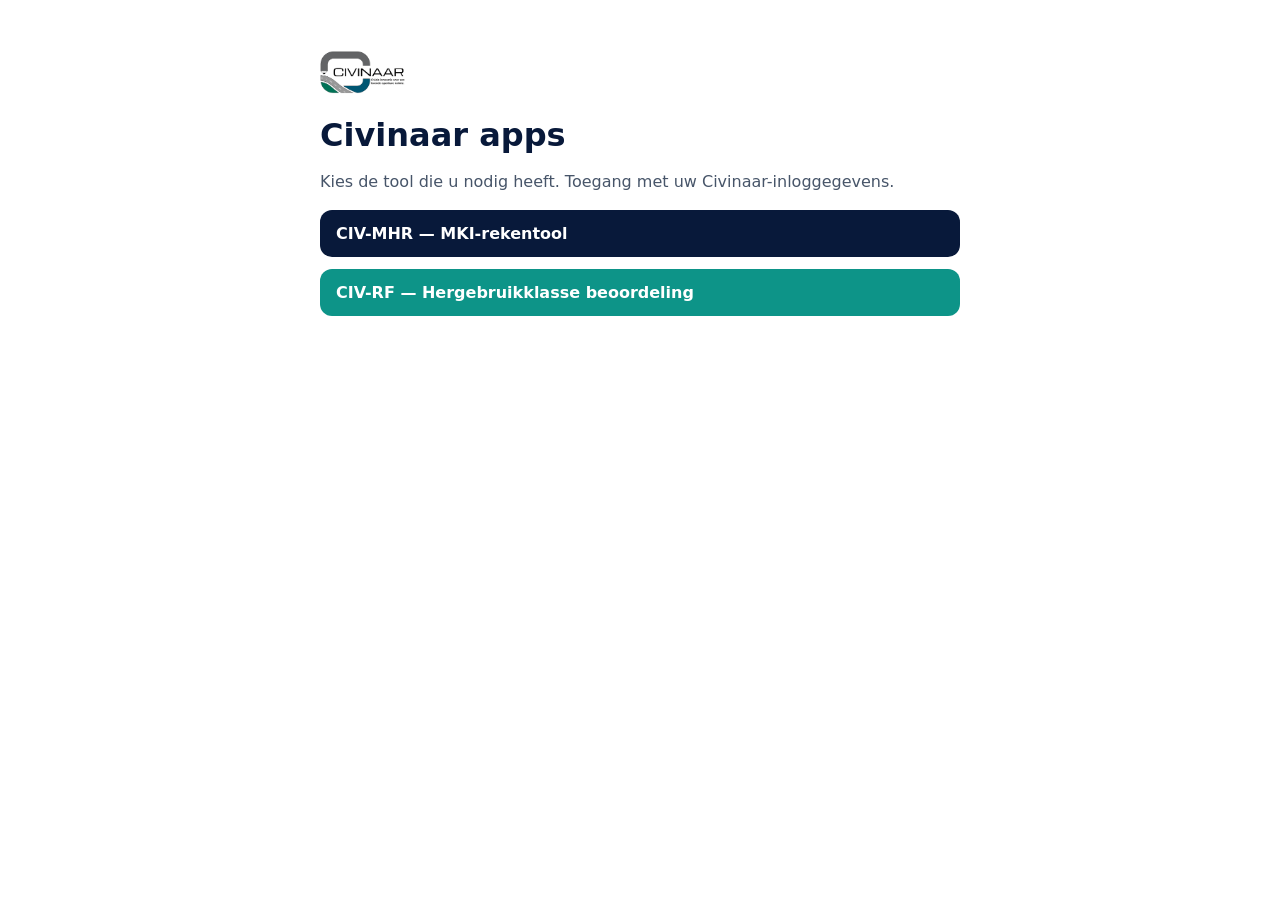
<file: index.html>
<!DOCTYPE html>
<html lang="nl">
<head>
  <meta charset="UTF-8"/>
  <meta name="viewport" content="width=device-width, initial-scale=1"/>
  <title>Civinaar — CIV-MHR &amp; CIV-RF</title>
  <style>
    body{font-family:Segoe UI,system-ui,sans-serif;max-width:640px;margin:48px auto;padding:0 20px;color:#0f172a}
    img{height:48px}
    a{display:block;margin:12px 0;padding:14px 16px;border-radius:12px;background:#08193A;color:#fff;text-decoration:none;font-weight:700}
    a.secondary{background:#0d9488}
    p{color:#475569;line-height:1.5}
  </style>
</head>
<body>
  <img src="civinaar-logo.png" alt="Civinaar"/>
  <h1 style="margin:16px 0 8px;color:#08193A">Civinaar apps</h1>
  <p>Kies de tool die u nodig heeft. Toegang met uw Civinaar-inloggegevens.</p>
  <a href="app-2026112308/">CIV-MHR — MKI-rekentool</a>
  <a class="secondary" href="civ-rf-web/">CIV-RF — Hergebruikklasse beoordeling</a>
</body>
</html>
</file>
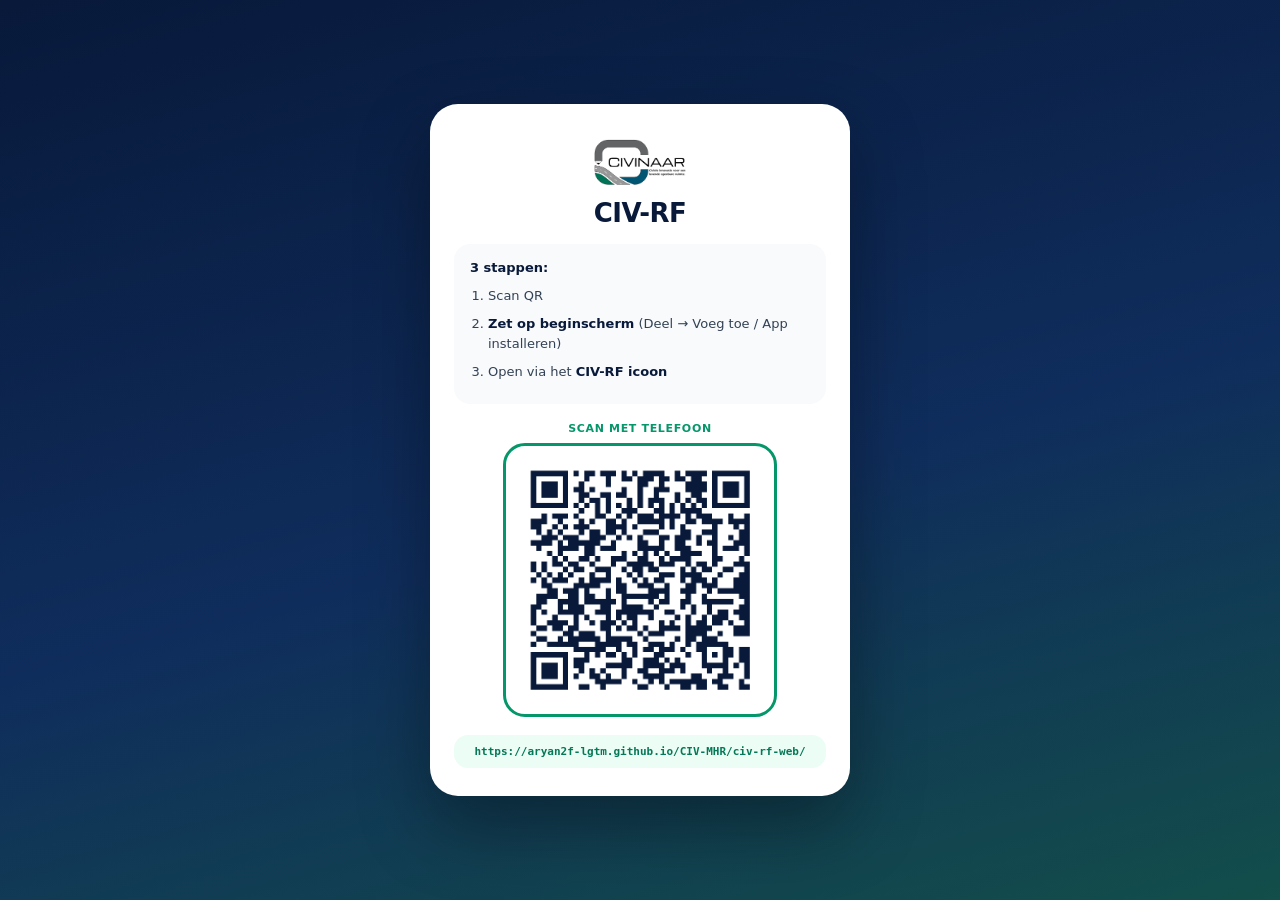
<file: CIV-RF MOBIEL QR.html>
<!DOCTYPE html>
<html lang="nl">
<head>
  <meta charset="UTF-8" />
  <meta name="viewport" content="width=device-width, initial-scale=1" />
  <title>CIV-RF — Mobiel installeren</title>
  <style>
    * { box-sizing: border-box; margin: 0; padding: 0; }
    body {
      font-family: "Segoe UI", -apple-system, system-ui, sans-serif;
      min-height: 100vh;
      background: linear-gradient(165deg, #08193A 0%, #0f2d5c 55%, #134e4a 100%);
      display: flex; align-items: center; justify-content: center;
      padding: 24px;
    }
    .card {
      max-width: 420px; width: 100%;
      background: #fff; border-radius: 28px;
      padding: 32px 24px 28px; text-align: center;
      box-shadow: 0 30px 70px rgba(0,0,0,0.35);
    }
    .brand { display: flex; flex-direction: column; align-items: center; gap: 10px; margin-bottom: 16px; }
    .brand img { height: 52px; width: auto; }
    .brand h1 { font-size: 26px; font-weight: 800; color: #08193A; letter-spacing: -0.02em; }
    .steps {
      text-align: left; font-size: 13px; color: #334155; line-height: 1.55;
      background: #f8fafc; border-radius: 16px; padding: 14px 16px; margin-bottom: 18px;
    }
    .steps ol { padding-left: 18px; }
    .steps li { margin: 8px 0; }
    .steps strong { color: #08193A; }
    .qr-wrap {
      border: 3px solid #059669; border-radius: 22px;
      padding: 14px; display: inline-block; margin-bottom: 14px; background: #fff;
    }
    .qr-wrap img { width: 240px; height: 240px; display: block; }
    .scan { font-size: 11px; font-weight: 700; color: #059669; margin-bottom: 8px; text-transform: uppercase; letter-spacing: 0.06em; }
    .url {
      font-family: ui-monospace, monospace; font-size: 11px; font-weight: 600;
      color: #047857; background: #ecfdf5;
      padding: 10px 12px; border-radius: 14px; word-break: break-all;
    }
    .link-btn {
      display: block; margin-top: 12px;
      font-size: 14px; font-weight: 700; color: #fff;
      background: linear-gradient(135deg, #059669, #0d9488);
      padding: 14px 20px; border-radius: 14px; text-decoration: none;
    }
  </style>
</head>
<body>
  <div class="card">
    
    <div class="brand">
      <img src="[data-uri]" alt="Civinaar" />
      <h1>CIV-RF</h1>
    </div>
    
    <div class="steps">
      <strong>3 stappen:</strong>
      <ol>
        <li>Scan QR</li>
        <li><strong>Zet op beginscherm</strong> (Deel → Voeg toe / App installeren)</li>
        <li>Open via het <strong>CIV-RF icoon</strong></li>
      </ol>
    </div>
    <div class="scan">Scan met telefoon</div>
    <div class="qr-wrap">
      <img src="[data-uri]" alt="QR-code CIV-RF" width="240" height="240" />
    </div>
    <div class="url">https://aryan2f-lgtm.github.io/CIV-MHR/civ-rf-web/</div>
  </div>
</body>
</html>
</file>
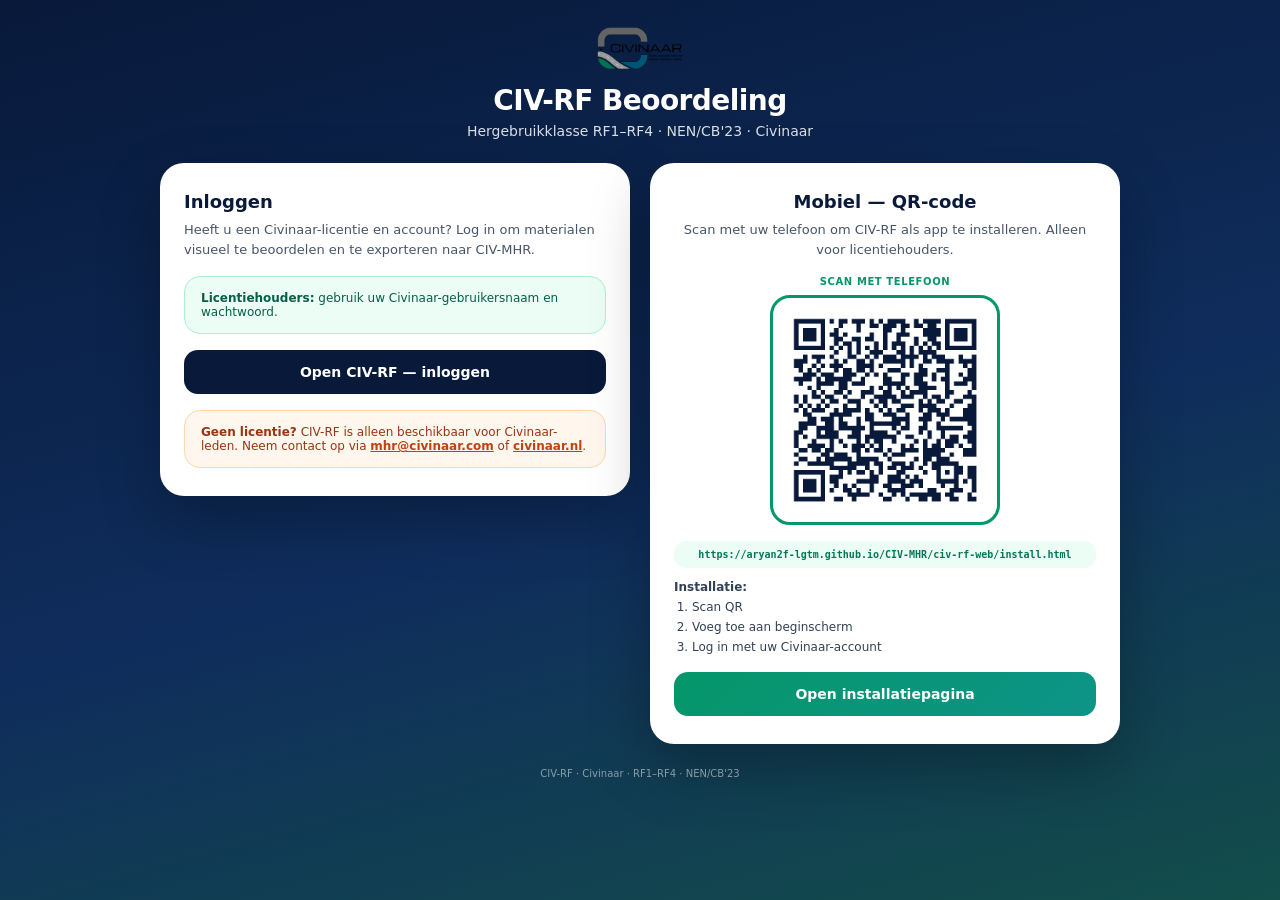
<file: CIV-RF.html>
<!DOCTYPE html>
<html lang="nl">
<head>
  <meta charset="UTF-8" />
  <meta name="viewport" content="width=device-width, initial-scale=1" />
  <title>CIV-RF — Inloggen &amp; mobiel</title>
  <style>
    * { box-sizing: border-box; margin: 0; padding: 0; }
    body {
      font-family: "Segoe UI", -apple-system, system-ui, sans-serif;
      min-height: 100vh;
      background: linear-gradient(165deg, #08193A 0%, #0f2d5c 55%, #134e4a 100%);
      padding: 24px 16px 32px;
    }
    .wrap { max-width: 960px; margin: 0 auto; }
    .brand { text-align: center; color: #fff; margin-bottom: 24px; }
    .brand img { height: 48px; margin-bottom: 8px; }
    .brand h1 { font-size: 28px; font-weight: 800; letter-spacing: -0.02em; }
    .brand p { font-size: 14px; opacity: 0.85; margin-top: 6px; }
    .grid {
      display: grid; gap: 20px;
      grid-template-columns: 1fr;
    }
    @media (min-width: 768px) {
      .grid { grid-template-columns: 1fr 1fr; align-items: start; }
    }
    .panel {
      background: #fff; border-radius: 24px; padding: 28px 24px;
      box-shadow: 0 24px 60px rgba(0,0,0,0.28);
    }
    .panel h2 { font-size: 18px; font-weight: 800; color: #08193A; margin-bottom: 8px; }
    .panel p { font-size: 13px; color: #475569; line-height: 1.55; margin-bottom: 16px; }
    .btn {
      display: inline-block; font-size: 14px; font-weight: 700; color: #fff;
      background: #08193A; padding: 14px 22px; border-radius: 14px;
      text-decoration: none; width: 100%; text-align: center;
    }
    .btn:hover { background: #0f2d5c; }
    .btn-green {
      background: linear-gradient(135deg, #059669, #0d9488);
      margin-top: 12px;
    }
    .license-ok {
      background: #ecfdf5; border: 1px solid #a7f3d0; border-radius: 16px;
      padding: 14px 16px; font-size: 12px; color: #065f46; margin-bottom: 16px;
    }
    .license-no {
      background: #fff7ed; border: 1px solid #fed7aa; border-radius: 16px;
      padding: 14px 16px; font-size: 12px; color: #9a3412; margin-top: 16px;
    }
    .license-no a { color: #c2410c; font-weight: 700; }
    .qr-wrap {
      border: 3px solid #059669; border-radius: 20px;
      padding: 12px; display: inline-block; margin: 8px 0 12px; background: #fff;
    }
    .qr-wrap img { width: 200px; height: 200px; display: block; }
    .scan { font-size: 10px; font-weight: 700; color: #059669; text-transform: uppercase; letter-spacing: 0.06em; }
    .url {
      font-family: ui-monospace, monospace; font-size: 10px; font-weight: 600;
      color: #047857; background: #ecfdf5; padding: 8px 10px; border-radius: 12px;
      word-break: break-all;
    }
    .steps { font-size: 12px; color: #334155; text-align: left; margin-top: 12px; }
    .steps ol { padding-left: 18px; }
    .steps li { margin: 6px 0; }
    footer { text-align: center; font-size: 10px; color: rgba(255,255,255,0.5); margin-top: 24px; }
  </style>
</head>
<body>
  <div class="wrap">
    <div class="brand">
      <img src="[data-uri]" alt="Civinaar" />
      <h1>CIV-RF Beoordeling</h1>
      <p>Hergebruikklasse RF1–RF4 · NEN/CB'23 · Civinaar</p>
    </div>
    <div class="grid">
      <div class="panel">
        <h2>Inloggen</h2>
        <p>Heeft u een Civinaar-licentie en account? Log in om materialen visueel te beoordelen en te exporteren naar CIV-MHR.</p>
        <div class="license-ok">
          <strong>Licentiehouders:</strong> gebruik uw Civinaar-gebruikersnaam en wachtwoord.
        </div>
        <a class="btn" href="https://aryan2f-lgtm.github.io/CIV-MHR/civ-rf-web/">Open CIV-RF — inloggen</a>
        <div class="license-no">
          <strong>Geen licentie?</strong> CIV-RF is alleen beschikbaar voor Civinaar-leden.
          Neem contact op via <a href="mailto:mhr@civinaar.com">mhr@civinaar.com</a> of
          <a href="https://www.civinaar.nl" target="_blank" rel="noopener">civinaar.nl</a>.
        </div>
      </div>
      <div class="panel" style="text-align:center">
        <h2>Mobiel — QR-code</h2>
        <p>Scan met uw telefoon om CIV-RF als app te installeren. Alleen voor licentiehouders.</p>
        <div class="scan">Scan met telefoon</div>
        <div class="qr-wrap">
          <img src="[data-uri]" alt="QR-code CIV-RF mobiel" width="200" height="200" />
        </div>
        <div class="url">https://aryan2f-lgtm.github.io/CIV-MHR/civ-rf-web/install.html</div>
        <div class="steps">
          <strong>Installatie:</strong>
          <ol>
            <li>Scan QR</li>
            <li>Voeg toe aan beginscherm</li>
            <li>Log in met uw Civinaar-account</li>
          </ol>
        </div>
        <a class="btn btn-green" href="https://aryan2f-lgtm.github.io/CIV-MHR/civ-rf-web/install.html">Open installatiepagina</a>
      </div>
    </div>
    <footer>CIV-RF · Civinaar · RF1–RF4 · NEN/CB'23</footer>
  </div>
</body>
</html>
</file>
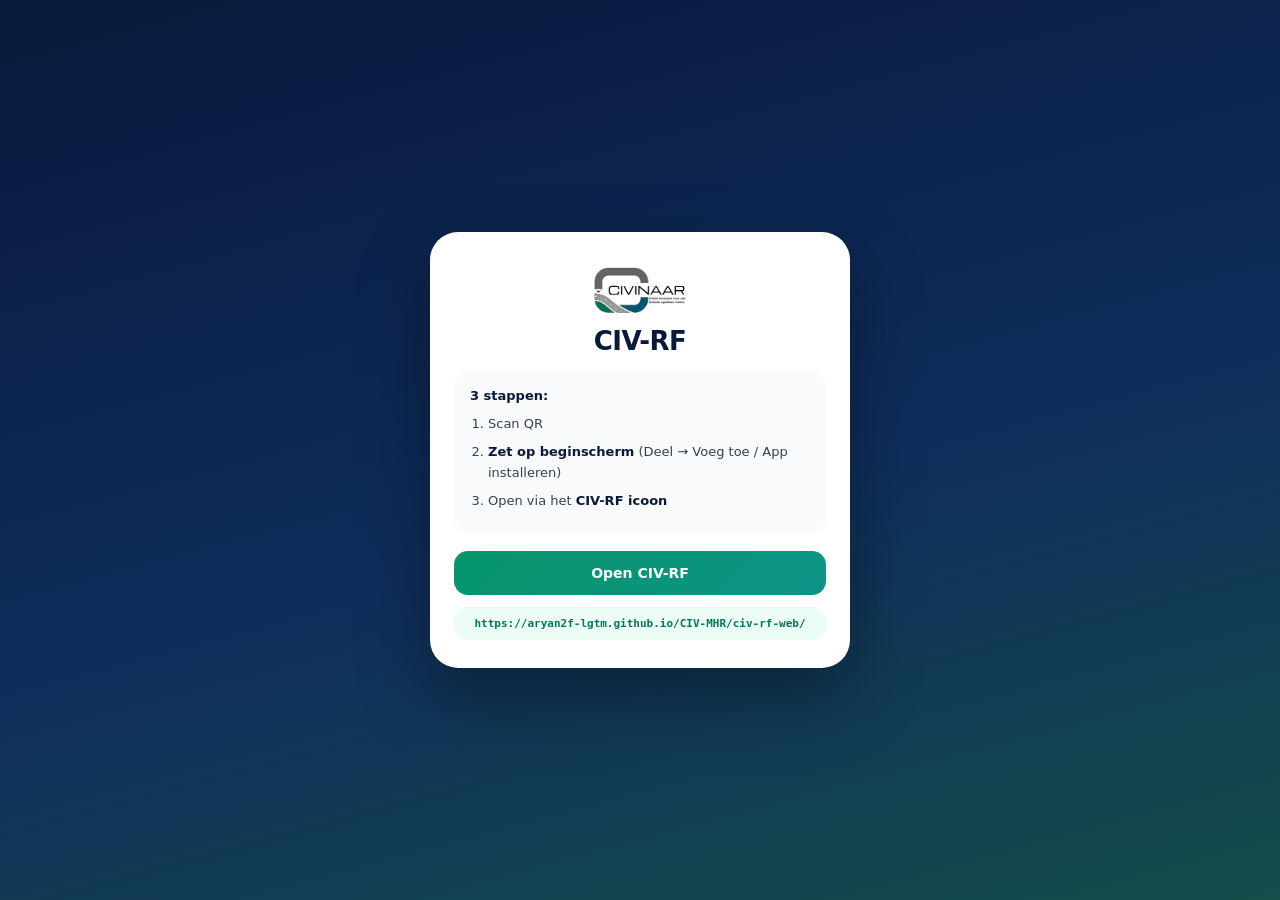
<file: civ-rf-web/install.html>
<!DOCTYPE html>
<html lang="nl">
<head>
  <meta charset="UTF-8" />
  <meta name="viewport" content="width=device-width, initial-scale=1, viewport-fit=cover" />
  <meta name="apple-mobile-web-app-capable" content="yes" />
  <meta name="apple-mobile-web-app-title" content="CIV-RF" />
  <link rel="apple-touch-icon" href="./civinaar-logo.png" />
  <title>CIV-RF — Installeren</title>
  <style>
    * { box-sizing: border-box; margin: 0; padding: 0; }
    body {
      font-family: "Segoe UI", -apple-system, system-ui, sans-serif;
      min-height: 100vh;
      background: linear-gradient(165deg, #08193A 0%, #0f2d5c 55%, #134e4a 100%);
      display: flex; align-items: center; justify-content: center;
      padding: 24px;
    }
    .card {
      max-width: 420px; width: 100%;
      background: #fff; border-radius: 28px;
      padding: 32px 24px 28px; text-align: center;
      box-shadow: 0 30px 70px rgba(0,0,0,0.35);
    }
    .brand { display: flex; flex-direction: column; align-items: center; gap: 10px; margin-bottom: 16px; }
    .brand img { height: 52px; width: auto; }
    .brand h1 { font-size: 26px; font-weight: 800; color: #08193A; letter-spacing: -0.02em; }
    .steps {
      text-align: left; font-size: 13px; color: #334155; line-height: 1.55;
      background: #f8fafc; border-radius: 16px; padding: 14px 16px; margin-bottom: 18px;
    }
    .steps ol { padding-left: 18px; }
    .steps li { margin: 8px 0; }
    .steps strong { color: #08193A; }
    .qr-wrap {
      border: 3px solid #059669; border-radius: 22px;
      padding: 14px; display: inline-block; margin-bottom: 14px; background: #fff;
    }
    .qr-wrap img { width: 240px; height: 240px; display: block; }
    .scan { font-size: 11px; font-weight: 700; color: #059669; margin-bottom: 8px; text-transform: uppercase; letter-spacing: 0.06em; }
    .url {
      font-family: ui-monospace, monospace; font-size: 11px; font-weight: 600;
      color: #047857; background: #ecfdf5;
      padding: 10px 12px; border-radius: 14px; word-break: break-all;
    }
    .link-btn {
      display: block; margin-top: 12px;
      font-size: 14px; font-weight: 700; color: #fff;
      background: linear-gradient(135deg, #059669, #0d9488);
      padding: 14px 20px; border-radius: 14px; text-decoration: none;
    }
  </style>
</head>
<body>
  <div class="card">
    
    <div class="brand">
      <img src="[data-uri]" alt="Civinaar" />
      <h1>CIV-RF</h1>
    </div>
    
    <div class="steps">
      <strong>3 stappen:</strong>
      <ol>
        <li>Scan QR</li>
        <li><strong>Zet op beginscherm</strong> (Deel → Voeg toe / App installeren)</li>
        <li>Open via het <strong>CIV-RF icoon</strong></li>
      </ol>
    </div>
    <a class="link-btn" href="https://aryan2f-lgtm.github.io/CIV-MHR/civ-rf-web/">Open CIV-RF</a>
    <div class="url" style="margin-top:12px">https://aryan2f-lgtm.github.io/CIV-MHR/civ-rf-web/</div>
  </div>
</body>
</html>
</file>
